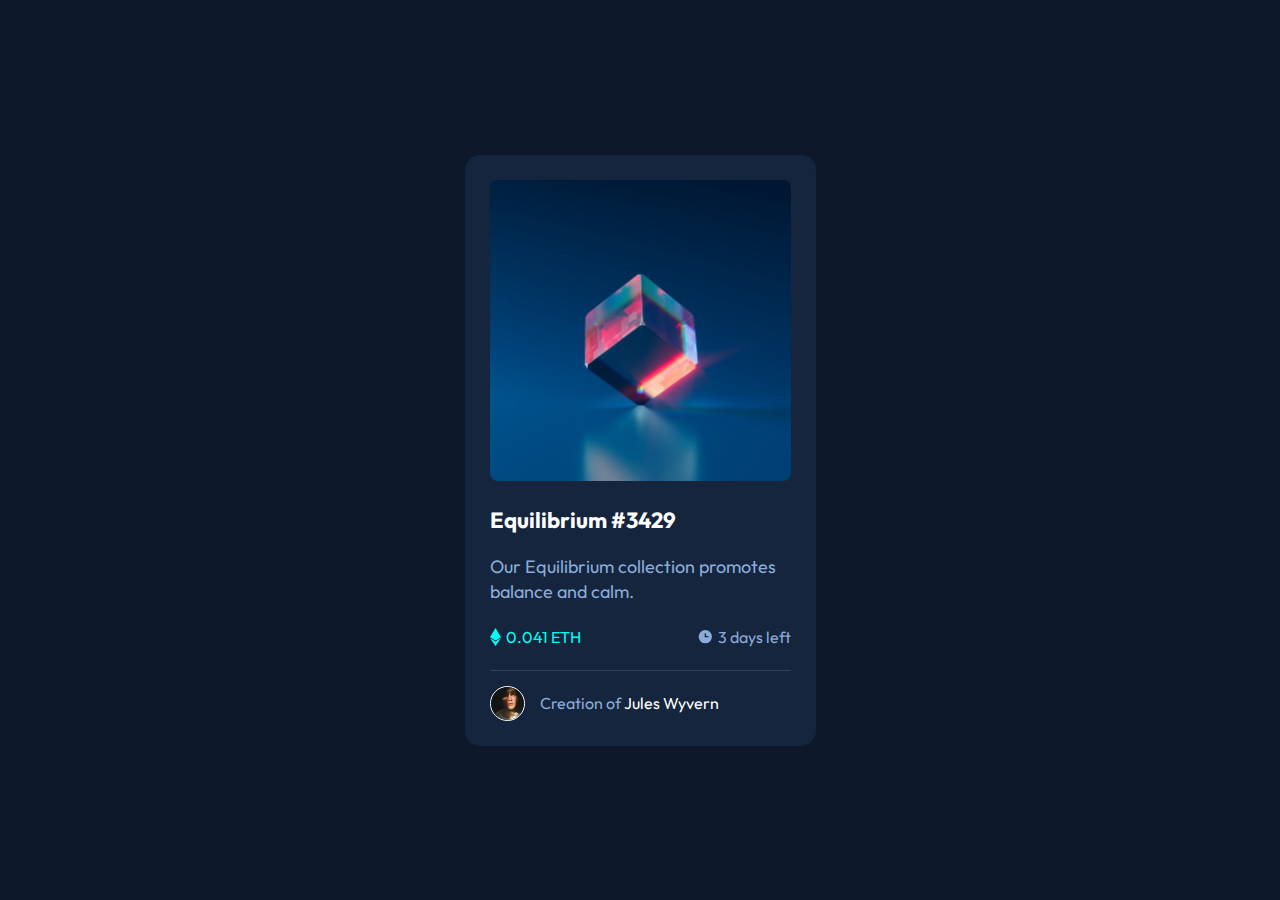
<file: index.html>
<!DOCTYPE html>
<html lang="en">

<head>
    <meta charset="UTF-8">
    <meta name="viewport" content="width=device-width, initial-scale=1.0">
    <meta name="description" content="NFT preview card component">
    <title>NFT preview card component</title>
    <link rel="shortcut icon" href="./src/images/favicon-32x32.png" type="image/x-icon">
    <link rel="stylesheet" href="./src/css/reset.css">
    <link rel="stylesheet" href="./src/css/variables.css">
    <link rel="stylesheet" href="./src/css/style.css">

    <link rel="preconnect" href="https://fonts.googleapis.com">
    <link rel="preconnect" href="https://fonts.gstatic.com" crossorigin>
    <link href="https://fonts.googleapis.com/css2?family=Outfit:wght@100..900&display=swap" rel="stylesheet">

</head>

<body>
    <main>
        <div class="nft-card">
            <a href="#" class="image-link">
                <img src="./src/images/image-equilibrium.jpg" alt="Equilibrium image" class="image">
            </a>
            <a href="#" class="title-link">
                <h2 class="title">Equilibrium #3429</h1>
            </a>

            <p class="about">Our Equilibrium collection promotes balance and calm.</p>

            <div class="info">
                <p class="price">0.041 ETH</p>
                <p class="days-left">3 days left</p>
            </div>
            <div class="creator">
                <img src="./src/images/image-avatar.png" alt="NFT creator" class="avatar">
                <p class="text">Creation of <a href="#" class="name">Jules Wyvern</a></p>
            </div>
        </div>
    </main>

</body>

</html>
</file>
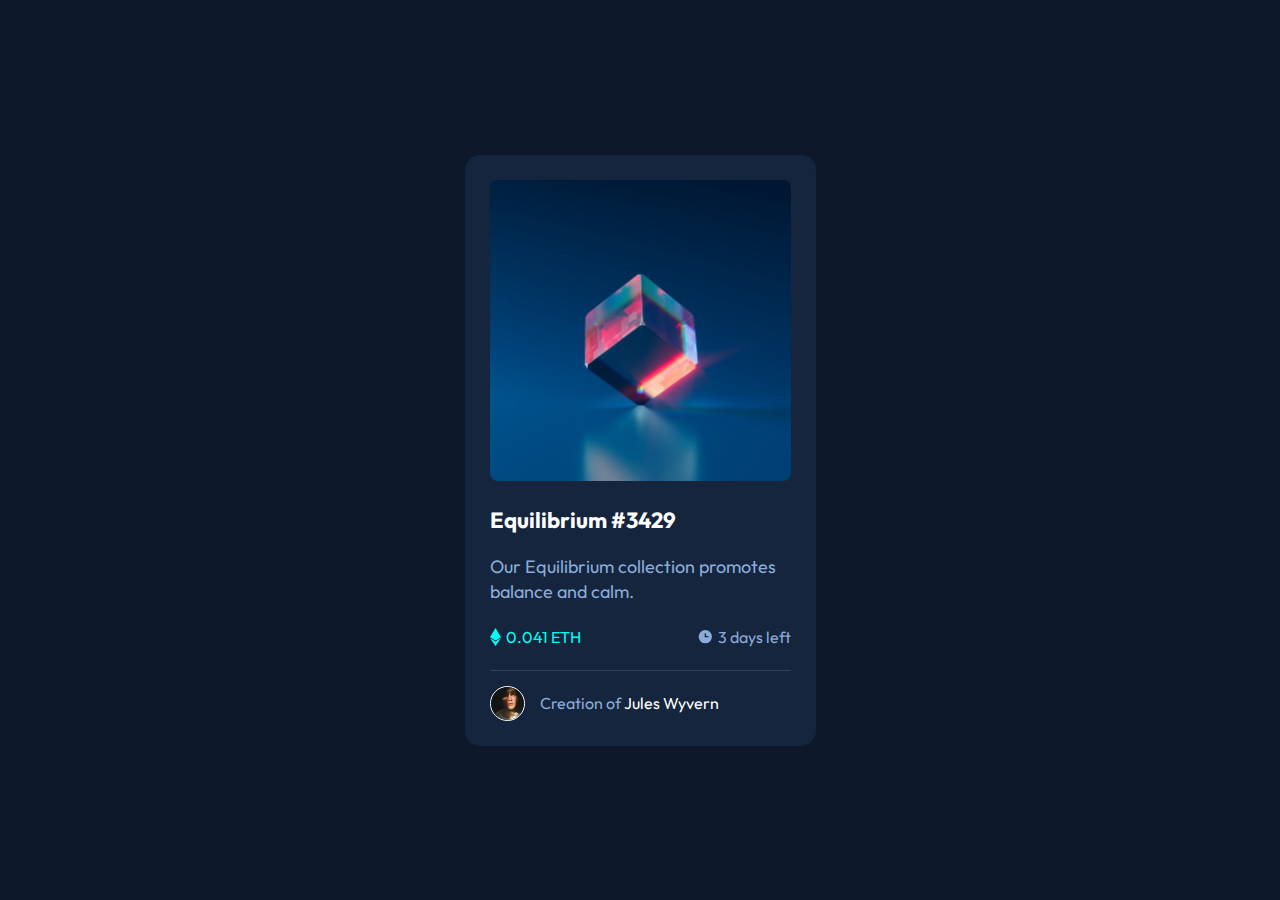
<file: nft-card-component/index.html>
<!DOCTYPE html>
<html lang="en">

<head>
    <meta charset="UTF-8">
    <meta name="viewport" content="width=device-width, initial-scale=1.0">
    <meta name="description" content="NFT preview card component">
    <title>NFT preview card component</title>
    <link rel="shortcut icon" href="./src/images/favicon-32x32.png" type="image/x-icon">
    <link rel="stylesheet" href="./src/css/reset.css">
    <link rel="stylesheet" href="./src/css/variables.css">
    <link rel="stylesheet" href="./src/css/style.css">

    <link rel="preconnect" href="https://fonts.googleapis.com">
    <link rel="preconnect" href="https://fonts.gstatic.com" crossorigin>
    <link href="https://fonts.googleapis.com/css2?family=Outfit:wght@100..900&display=swap" rel="stylesheet">

</head>

<body>
    <main>
        <div class="nft-card">
            <a href="#" class="image-link">
                <img src="./src/images/image-equilibrium.jpg" alt="Equilibrium image" class="image">
            </a>
            <a href="#" class="title-link">
                <h2 class="title">Equilibrium #3429</h1>
            </a>

            <p class="about">Our Equilibrium collection promotes balance and calm.</p>

            <div class="info">
                <p class="price">0.041 ETH</p>
                <p class="days-left">3 days left</p>
            </div>
            <div class="creator">
                <img src="./src/images/image-avatar.png" alt="NFT creator" class="avatar">
                <p class="text">Creation of <a href="#" class="name">Jules Wyvern</a></p>
            </div>
        </div>
    </main>

</body>

</html>
</file>
<file: src/css/variables.css>
:root{
    --primary-soft:hsl(215, 51%, 70%);
    --primary-medium:hsl(178, 100%, 50%);

    --neutral-dark:hsl(217, 54%, 11%);
    --neutral-medium:hsl(216, 50%, 16%);
    --neutral-soft:hsl(215, 32%, 27%);
}
</file>
<file: src/css/style.css>
body{
    font-family: "Outfit", serif;
    background-color: var(--neutral-dark);
} 

main{
    height: 100vh;
    display: flex;
    justify-content: center;
    align-items: center;
    padding: 0 25px;
}

.nft-card{
    max-width: 351px;
    background-color: var(--neutral-medium);
    padding: 25px;
    border-radius: 15px;

}

.nft-card .image-link{
    position: relative;
    display: flex;
}

.nft-card .image-link .image{
    width: 100%;
    border-radius: 8px;
}

.nft-card .image-link::before{
    content: '';
    background-color: cyan;
    width: 100%;
    height: 100%;
    border-radius: 8px;
    position: absolute;
    opacity: 0;
    transition: 0.3s ease-in-out;
}

.nft-card .image-link::after{
    content: '';
    background: url(../images/icon-view.svg) no-repeat center;
    width: 100%;
    height: 100%;
    position: absolute;
    opacity: 0;
    transition: 0.3s ease-in-out;
}

.nft-card .image-link:hover::before{
    opacity: 0.4;
}

.nft-card .image-link:hover::after{
    opacity: 1;
}

.nft-card .title-link .title{
    color: #ffffff;
    font-size: 22px;
    margin: 25px 0 20px;
}

.nft-card .title-link .title:hover{
    color: var(--primary-medium);
}

.nft-card .about{
    color: var(--primary-soft);
    font-size: 18px;
    line-height: 25px;
    margin-bottom: 23px;
}

.nft-card .info{
    display: flex;
    justify-content: space-between;
    margin-bottom: 23px;
   
}

.nft-card .info .price{
    color: var( --primary-medium);
    display: flex;
}

.nft-card .info .price::before{
    content: "";
    background: url(../images/icon-ethereum.svg) no-repeat center ;
    width: 11px;
    height: 20px;
    display: inline-block;
    margin-right: 5px;
}

.nft-card .info .days-left{
    color: var(--primary-soft);
    display: flex;
}

.nft-card .info .days-left::before{
    content: "";
    background: url(../images/icon-clock.svg) no-repeat center;
    width: 15px;
    height: 20px;
    display: inline-block;
    margin-right: 5px;
}

.nft-card .creator{
    display: flex;
    align-items: center;
    border-top: 1px solid var(--neutral-soft);
    padding-top: 15px;
}

.nft-card .creator .avatar{
    max-width: 35px;
    border: 1px solid #ffffff;
    border-radius: 50%;
    margin-right: 15px;   
}

.nft-card .creator .text{
    color: var(--primary-soft);
}

.nft-card .creator .text .name{
    color: #ffffff;
}

.nft-card .creator .text .name:hover{
    color: var(--primary-medium);
}
</file>
<file: nft-card-component/src/css/variables.css>
:root{
    --primary-soft:hsl(215, 51%, 70%);
    --primary-medium:hsl(178, 100%, 50%);

    --neutral-dark:hsl(217, 54%, 11%);
    --neutral-medium:hsl(216, 50%, 16%);
    --neutral-soft:hsl(215, 32%, 27%);
}
</file>
<file: nft-card-component/src/css/style.css>
body{
    font-family: "Outfit", serif;
    background-color: var(--neutral-dark);
} 

main{
    height: 100vh;
    display: flex;
    justify-content: center;
    align-items: center;
    padding: 0 25px;
}

.nft-card{
    max-width: 351px;
    background-color: var(--neutral-medium);
    padding: 25px;
    border-radius: 15px;

}

.nft-card .image-link{
    position: relative;
    display: flex;
}

.nft-card .image-link .image{
    width: 100%;
    border-radius: 8px;
}

.nft-card .image-link::before{
    content: '';
    background-color: cyan;
    width: 100%;
    height: 100%;
    border-radius: 8px;
    position: absolute;
    opacity: 0;
    transition: 0.3s ease-in-out;
}

.nft-card .image-link::after{
    content: '';
    background: url(../images/icon-view.svg) no-repeat center;
    width: 100%;
    height: 100%;
    position: absolute;
    opacity: 0;
    transition: 0.3s ease-in-out;
}

.nft-card .image-link:hover::before{
    opacity: 0.4;
}

.nft-card .image-link:hover::after{
    opacity: 1;
}

.nft-card .title-link .title{
    color: #ffffff;
    font-size: 22px;
    margin: 25px 0 20px;
}

.nft-card .title-link .title:hover{
    color: var(--primary-medium);
}

.nft-card .about{
    color: var(--primary-soft);
    font-size: 18px;
    line-height: 25px;
    margin-bottom: 23px;
}

.nft-card .info{
    display: flex;
    justify-content: space-between;
    margin-bottom: 23px;
   
}

.nft-card .info .price{
    color: var( --primary-medium);
    display: flex;
}

.nft-card .info .price::before{
    content: "";
    background: url(../images/icon-ethereum.svg) no-repeat center ;
    width: 11px;
    height: 20px;
    display: inline-block;
    margin-right: 5px;
}

.nft-card .info .days-left{
    color: var(--primary-soft);
    display: flex;
}

.nft-card .info .days-left::before{
    content: "";
    background: url(../images/icon-clock.svg) no-repeat center;
    width: 15px;
    height: 20px;
    display: inline-block;
    margin-right: 5px;
}

.nft-card .creator{
    display: flex;
    align-items: center;
    border-top: 1px solid var(--neutral-soft);
    padding-top: 15px;
}

.nft-card .creator .avatar{
    max-width: 35px;
    border: 1px solid #ffffff;
    border-radius: 50%;
    margin-right: 15px;   
}

.nft-card .creator .text{
    color: var(--primary-soft);
}

.nft-card .creator .text .name{
    color: #ffffff;
}

.nft-card .creator .text .name:hover{
    color: var(--primary-medium);
}
</file>
